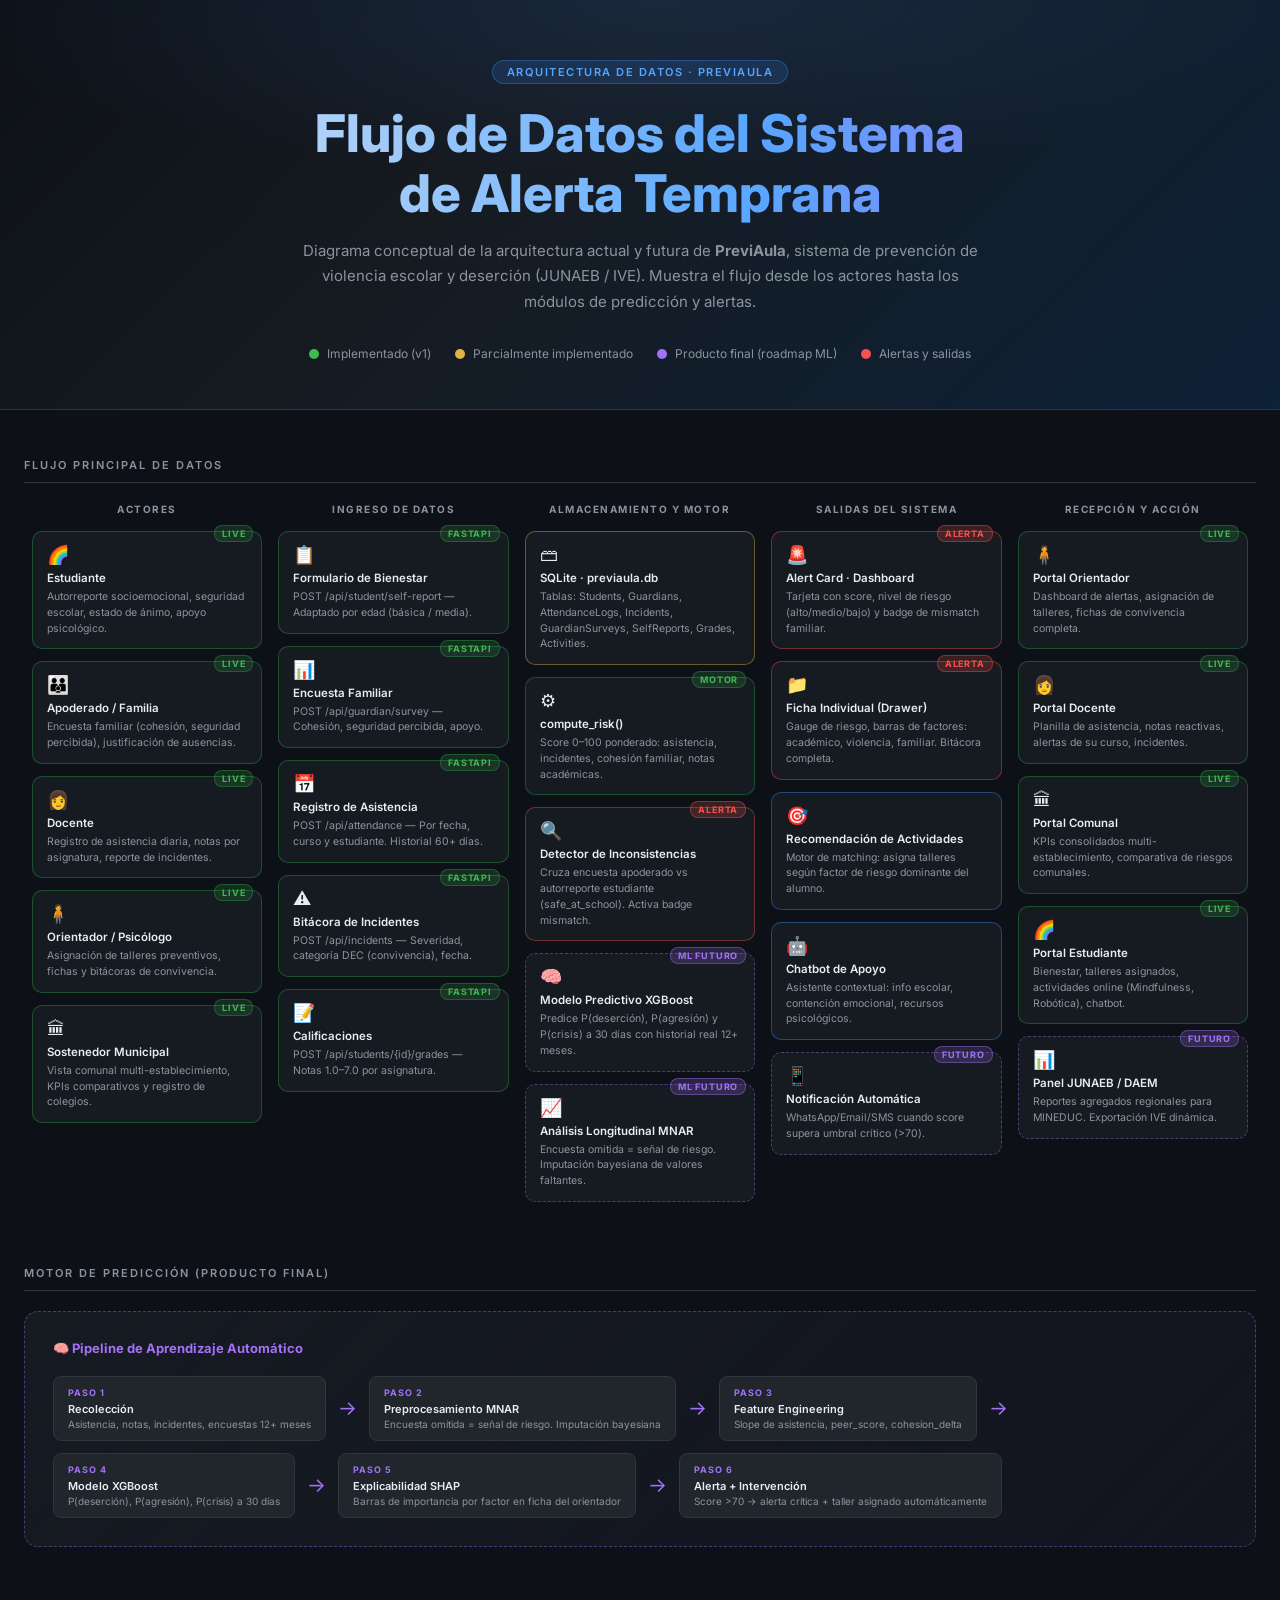
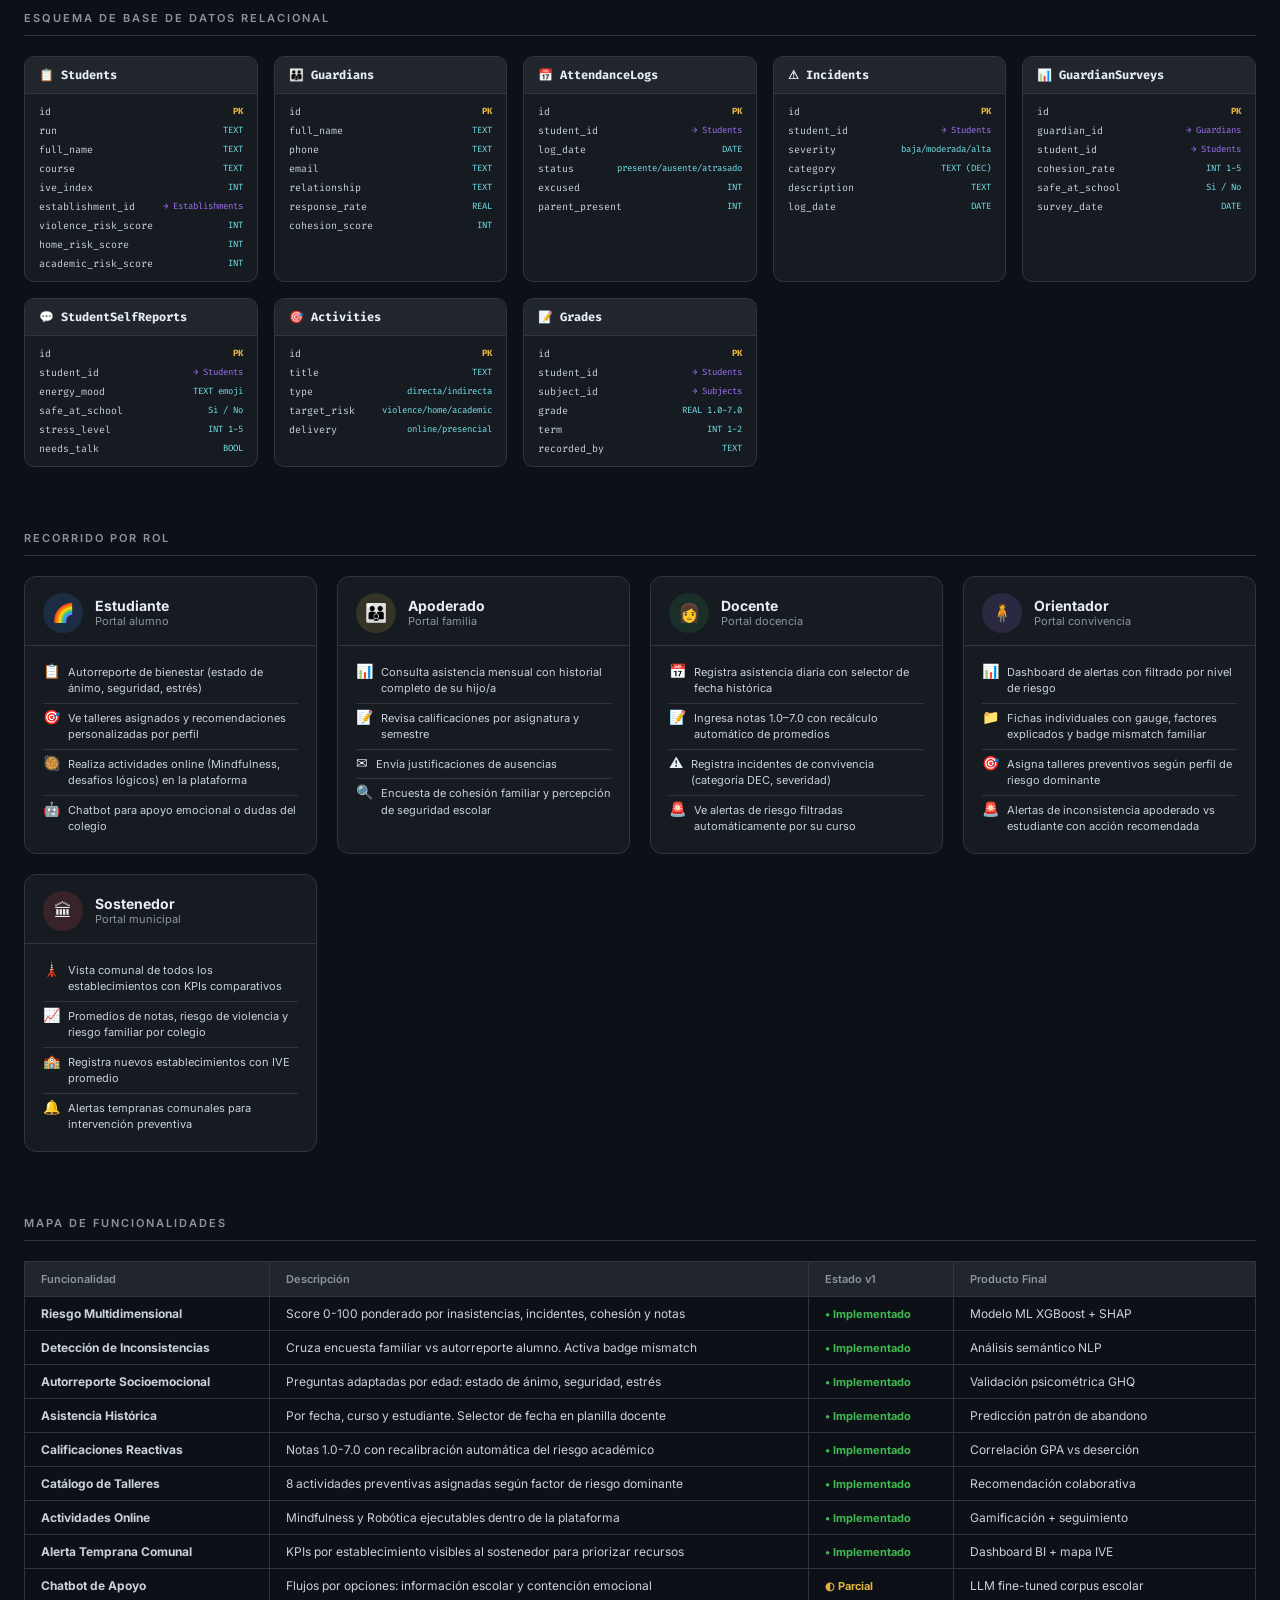
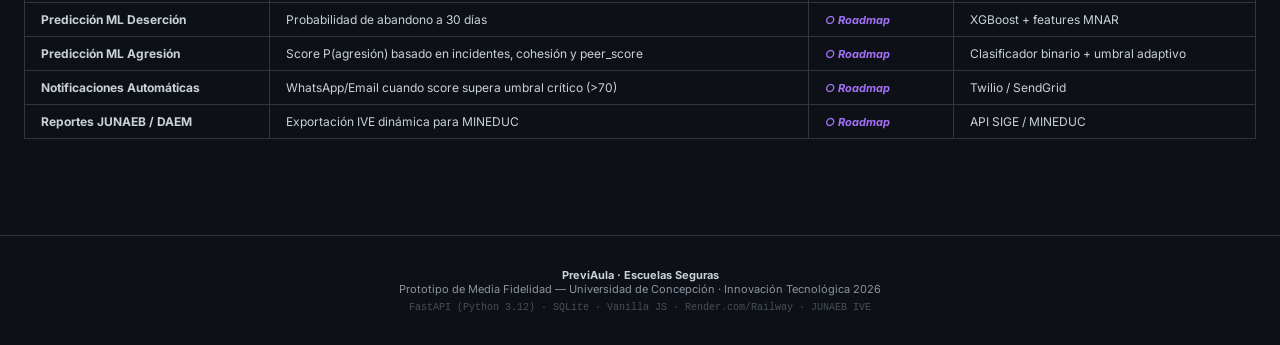
<file: docs/arquitectura_flujo_datos.html>
<!DOCTYPE html>
<html lang="es">
<head>
<meta charset="UTF-8"/>
<meta name="viewport" content="width=device-width,initial-scale=1.0"/>
<title>PreviAula &ndash; Arquitectura y Flujo de Datos</title>
<style>
@import url('https://fonts.googleapis.com/css2?family=Inter:wght@300;400;500;600;700;800&family=Fira+Code:wght@400;500&display=swap');
:root {
  --bg:#0d1117;--bg2:#161b22;--bg3:#21262d;--border:#30363d;--border2:#484f58;
  --text:#e6edf3;--text-muted:#8b949e;--text-soft:#c9d1d9;
  --primary-h:#3fb950;--accent:#388bfd;--accent-h:#58a6ff;
  --purple:#a371f7;--orange:#e3b341;--red:#f85149;--cyan:#76e3ea;
  --shadow:0 8px 32px rgba(0,0,0,.5);
}
*,*::before,*::after{box-sizing:border-box;margin:0;padding:0;}
body{font-family:'Inter',sans-serif;background:var(--bg);color:var(--text);min-height:100vh;overflow-x:hidden;}
.hero{background:linear-gradient(135deg,#0d1117 0%,#161b22 40%,#0d2137 100%);border-bottom:1px solid var(--border);padding:60px 40px 48px;text-align:center;position:relative;overflow:hidden;}
.hero::before{content:'';position:absolute;inset:0;background:radial-gradient(ellipse 80% 60% at 50% 0%,rgba(56,139,253,.12) 0%,transparent 70%);}
.hero-badge{display:inline-block;background:rgba(56,139,253,.15);border:1px solid rgba(56,139,253,.35);color:var(--accent-h);font-size:11px;font-weight:600;letter-spacing:1.5px;text-transform:uppercase;padding:4px 14px;border-radius:20px;margin-bottom:20px;}
.hero h1{font-size:clamp(28px,5vw,52px);font-weight:800;background:linear-gradient(90deg,#e6edf3 0%,#58a6ff 60%,#a371f7 100%);-webkit-background-clip:text;-webkit-text-fill-color:transparent;line-height:1.15;}
.hero p{color:var(--text-muted);font-size:15px;margin-top:14px;max-width:680px;margin-left:auto;margin-right:auto;line-height:1.7;}
.legend{display:flex;justify-content:center;gap:24px;margin-top:32px;flex-wrap:wrap;}
.legend-item{display:flex;align-items:center;gap:8px;font-size:12px;color:var(--text-muted);}
.legend-dot{width:10px;height:10px;border-radius:50%;flex-shrink:0;}
.page{max-width:1280px;margin:0 auto;padding:48px 24px;}
h2.st{font-size:11px;font-weight:600;letter-spacing:2px;text-transform:uppercase;color:var(--text-muted);margin-bottom:20px;padding-bottom:10px;border-bottom:1px solid var(--border);}
.flow{display:grid;grid-template-columns:1fr 1fr 1fr 1fr 1fr;gap:0;align-items:start;margin-bottom:64px;}
.fc{display:flex;flex-direction:column;align-items:center;gap:12px;padding:0 8px;}
.fct{font-size:10px;font-weight:700;letter-spacing:1.5px;text-transform:uppercase;color:var(--text-muted);text-align:center;margin-bottom:4px;}
.n{width:100%;background:var(--bg2);border:1px solid var(--border);border-radius:10px;padding:12px 14px;transition:border-color .2s,transform .2s,box-shadow .2s;position:relative;}
.n:hover{transform:translateY(-2px);box-shadow:var(--shadow);}
.n.a{border-color:rgba(46,160,67,.4);}.n.f{border-color:rgba(163,113,247,.4);border-style:dashed;}
.n.al{border-color:rgba(248,81,73,.4);}.n.ou{border-color:rgba(56,139,253,.4);}
.ni{font-size:18px;margin-bottom:6px;display:block;}.nt{font-size:11.5px;font-weight:600;color:var(--text);margin-bottom:4px;}.nd{font-size:10.5px;color:var(--text-muted);line-height:1.5;}
.nb{position:absolute;top:-7px;right:8px;font-size:9px;font-weight:700;letter-spacing:.8px;text-transform:uppercase;padding:2px 7px;border-radius:8px;}
.bl{background:rgba(46,160,67,.2);color:var(--primary-h);border:1px solid rgba(46,160,67,.4);}
.bf{background:rgba(163,113,247,.2);color:var(--purple);border:1px solid rgba(163,113,247,.4);}
.ba{background:rgba(248,81,73,.2);color:var(--red);border:1px solid rgba(248,81,73,.4);}
.pip{background:linear-gradient(135deg,var(--bg2) 0%,rgba(163,113,247,.04) 100%);border:1px dashed rgba(163,113,247,.4);border-radius:14px;padding:28px;margin-bottom:64px;}
.pip h3{font-size:13px;font-weight:700;color:var(--purple);margin-bottom:20px;}
.ps{display:flex;gap:12px;align-items:center;flex-wrap:wrap;}
.pst{background:var(--bg3);border:1px solid var(--border);border-radius:8px;padding:10px 14px;min-width:130px;}
.psl{font-size:9px;font-weight:700;letter-spacing:1px;text-transform:uppercase;color:var(--purple);margin-bottom:4px;}
.psti{font-weight:600;color:var(--text);font-size:11px;}.pss{color:var(--text-muted);font-size:10px;margin-top:2px;}
.psa{font-size:20px;color:var(--purple);flex-shrink:0;}
.sg{display:grid;grid-template-columns:repeat(auto-fill,minmax(200px,1fr));gap:16px;margin-bottom:64px;}
.tc{background:var(--bg2);border:1px solid var(--border);border-radius:10px;overflow:hidden;transition:border-color .2s;}.tc:hover{border-color:var(--accent);}
.th{background:var(--bg3);padding:10px 14px;font-size:12px;font-weight:700;color:var(--text);font-family:'Fira Code',monospace;border-bottom:1px solid var(--border);}
.tr2{padding:8px 0;}.tro{display:flex;align-items:center;gap:8px;padding:3px 14px;font-family:'Fira Code',monospace;font-size:10px;}
.cn{color:var(--text-soft);flex:1;}.ct{color:var(--cyan);font-size:9px;}.cpk{color:var(--orange);font-weight:700;font-size:9px;}.cfk{color:var(--purple);font-size:9px;}
.rg{display:grid;grid-template-columns:repeat(auto-fill,minmax(240px,1fr));gap:20px;margin-bottom:64px;}
.rc{background:var(--bg2);border:1px solid var(--border);border-radius:12px;overflow:hidden;transition:border-color .2s,transform .2s;}.rc:hover{transform:translateY(-3px);border-color:var(--border2);}
.rh{padding:16px 18px 12px;display:flex;align-items:center;gap:12px;border-bottom:1px solid var(--border);}
.ra{width:40px;height:40px;border-radius:50%;display:flex;align-items:center;justify-content:center;font-size:18px;flex-shrink:0;}
.rn{font-size:14px;font-weight:700;}.rs{font-size:11px;color:var(--text-muted);}
.rb{padding:12px 18px;}.rac{display:flex;align-items:flex-start;gap:8px;padding:6px 0;border-bottom:1px solid var(--border);font-size:11px;}.rac:last-child{border-bottom:none;}
.rac .dot{font-size:14px;line-height:1;flex-shrink:0;}.rac .txt{color:var(--text-soft);line-height:1.5;}
table.ft{width:100%;border-collapse:collapse;font-size:12px;margin-bottom:48px;}
.ft th{background:var(--bg3);border:1px solid var(--border);padding:10px 16px;text-align:left;font-size:11px;font-weight:600;color:var(--text-muted);}
.ft td{border:1px solid var(--border);padding:9px 16px;color:var(--text-soft);vertical-align:top;}.ft tr:hover td{background:var(--bg2);}
.sl{color:var(--primary-h);font-weight:700;font-size:11px;}.sfut{color:var(--purple);font-weight:700;font-size:11px;font-style:italic;}.sp{color:var(--orange);font-weight:700;font-size:11px;}
.footer{border-top:1px solid var(--border);padding:32px;text-align:center;color:var(--text-muted);font-size:11px;}
@media(max-width:900px){.flow{grid-template-columns:1fr 1fr;}}@media(max-width:600px){.flow{grid-template-columns:1fr;}}
</style>
</head>
<body>
<div class="hero">
  <div class="hero-badge">Arquitectura de Datos &middot; PreviAula</div>
  <h1>Flujo de Datos del Sistema<br>de Alerta Temprana</h1>
  <p>Diagrama conceptual de la arquitectura actual y futura de <strong>PreviAula</strong>, sistema de prevenci&oacute;n de violencia escolar y deserci&oacute;n (JUNAEB&nbsp;/&nbsp;IVE). Muestra el flujo desde los actores hasta los m&oacute;dulos de predicci&oacute;n y alertas.</p>
  <div class="legend">
    <span class="legend-item"><span class="legend-dot" style="background:#3fb950"></span> Implementado (v1)</span>
    <span class="legend-item"><span class="legend-dot" style="background:#e3b341"></span> Parcialmente implementado</span>
    <span class="legend-item"><span class="legend-dot" style="background:#a371f7"></span> Producto final (roadmap ML)</span>
    <span class="legend-item"><span class="legend-dot" style="background:#f85149"></span> Alertas y salidas</span>
  </div>
</div>
<div class="page">
<h2 class="st">Flujo Principal de Datos</h2>
<div class="flow">
  <div class="fc"><div class="fct">Actores</div><div class="n a" ><span class="nb bl">Live</span><span class="ni">&#127752;</span><div class="nt">Estudiante</div><div class="nd">Autorreporte socioemocional, seguridad escolar, estado de &aacute;nimo, apoyo psicol&oacute;gico.</div></div><div class="n a" ><span class="nb bl">Live</span><span class="ni">&#128106;</span><div class="nt">Apoderado / Familia</div><div class="nd">Encuesta familiar (cohesi&oacute;n, seguridad percibida), justificaci&oacute;n de ausencias.</div></div><div class="n a" ><span class="nb bl">Live</span><span class="ni">&#128105;</span><div class="nt">Docente</div><div class="nd">Registro de asistencia diaria, notas por asignatura, reporte de incidentes.</div></div><div class="n a" ><span class="nb bl">Live</span><span class="ni">&#129485;</span><div class="nt">Orientador / Psic&oacute;logo</div><div class="nd">Asignaci&oacute;n de talleres preventivos, fichas y bit&aacute;coras de convivencia.</div></div><div class="n a" ><span class="nb bl">Live</span><span class="ni">&#127963;</span><div class="nt">Sostenedor Municipal</div><div class="nd">Vista comunal multi-establecimiento, KPIs comparativos y registro de colegios.</div></div></div>
  <div class="fc"><div class="fct">Ingreso de Datos</div><div class="n a" ><span class="nb bl">FastAPI</span><span class="ni">&#128203;</span><div class="nt">Formulario de Bienestar</div><div class="nd">POST /api/student/self-report &mdash; Adaptado por edad (b&aacute;sica / media).</div></div><div class="n a" ><span class="nb bl">FastAPI</span><span class="ni">&#128202;</span><div class="nt">Encuesta Familiar</div><div class="nd">POST /api/guardian/survey &mdash; Cohesi&oacute;n, seguridad percibida, apoyo.</div></div><div class="n a" ><span class="nb bl">FastAPI</span><span class="ni">&#128197;</span><div class="nt">Registro de Asistencia</div><div class="nd">POST /api/attendance &mdash; Por fecha, curso y estudiante. Historial 60+ d&iacute;as.</div></div><div class="n a" ><span class="nb bl">FastAPI</span><span class="ni">&#9888;</span><div class="nt">Bit&aacute;cora de Incidentes</div><div class="nd">POST /api/incidents &mdash; Severidad, categor&iacute;a DEC (convivencia), fecha.</div></div><div class="n a" ><span class="nb bl">FastAPI</span><span class="ni">&#128221;</span><div class="nt">Calificaciones</div><div class="nd">POST /api/students/{id}/grades &mdash; Notas 1.0&ndash;7.0 por asignatura.</div></div></div>
  <div class="fc"><div class="fct">Almacenamiento y Motor</div><div class="n a" style="border-color:rgba(227,179,65,.4)"><span class="ni">&#128451;</span><div class="nt">SQLite &middot; previaula.db</div><div class="nd">Tablas: Students, Guardians, AttendanceLogs, Incidents, GuardianSurveys, SelfReports, Grades, Activities.</div></div><div class="n a" ><span class="nb bl">Motor</span><span class="ni">&#9881;</span><div class="nt">compute_risk()</div><div class="nd">Score 0&ndash;100 ponderado: asistencia, incidentes, cohesi&oacute;n familiar, notas acad&eacute;micas.</div></div><div class="n al" ><span class="nb ba">Alerta</span><span class="ni">&#128269;</span><div class="nt">Detector de Inconsistencias</div><div class="nd">Cruza encuesta apoderado vs autorreporte estudiante (safe_at_school). Activa badge mismatch.</div></div><div class="n f" ><span class="nb bf">ML futuro</span><span class="ni">&#129504;</span><div class="nt">Modelo Predictivo XGBoost</div><div class="nd">Predice P(deserci&oacute;n), P(agresi&oacute;n) y P(crisis) a 30 d&iacute;as con historial real 12+ meses.</div></div><div class="n f" ><span class="nb bf">ML futuro</span><span class="ni">&#128200;</span><div class="nt">An&aacute;lisis Longitudinal MNAR</div><div class="nd">Encuesta omitida = se&ntilde;al de riesgo. Imputaci&oacute;n bayesiana de valores faltantes.</div></div></div>
  <div class="fc"><div class="fct">Salidas del Sistema</div><div class="n al" ><span class="nb ba">Alerta</span><span class="ni">&#128680;</span><div class="nt">Alert Card &middot; Dashboard</div><div class="nd">Tarjeta con score, nivel de riesgo (alto/medio/bajo) y badge de mismatch familiar.</div></div><div class="n al" ><span class="nb ba">Alerta</span><span class="ni">&#128193;</span><div class="nt">Ficha Individual (Drawer)</div><div class="nd">Gauge de riesgo, barras de factores: acad&eacute;mico, violencia, familiar. Bit&aacute;cora completa.</div></div><div class="n ou" ><span class="ni">&#127919;</span><div class="nt">Recomendaci&oacute;n de Actividades</div><div class="nd">Motor de matching: asigna talleres seg&uacute;n factor de riesgo dominante del alumno.</div></div><div class="n ou" ><span class="ni">&#129302;</span><div class="nt">Chatbot de Apoyo</div><div class="nd">Asistente contextual: info escolar, contenci&oacute;n emocional, recursos psicol&oacute;gicos.</div></div><div class="n f" ><span class="nb bf">Futuro</span><span class="ni">&#128241;</span><div class="nt">Notificaci&oacute;n Autom&aacute;tica</div><div class="nd">WhatsApp/Email/SMS cuando score supera umbral cr&iacute;tico (&gt;70).</div></div></div>
  <div class="fc"><div class="fct">Recepci&oacute;n y Acci&oacute;n</div><div class="n a" ><span class="nb bl">Live</span><span class="ni">&#129485;</span><div class="nt">Portal Orientador</div><div class="nd">Dashboard de alertas, asignaci&oacute;n de talleres, fichas de convivencia completa.</div></div><div class="n a" ><span class="nb bl">Live</span><span class="ni">&#128105;</span><div class="nt">Portal Docente</div><div class="nd">Planilla de asistencia, notas reactivas, alertas de su curso, incidentes.</div></div><div class="n a" ><span class="nb bl">Live</span><span class="ni">&#127963;</span><div class="nt">Portal Comunal</div><div class="nd">KPIs consolidados multi-establecimiento, comparativa de riesgos comunales.</div></div><div class="n a" ><span class="nb bl">Live</span><span class="ni">&#127752;</span><div class="nt">Portal Estudiante</div><div class="nd">Bienestar, talleres asignados, actividades online (Mindfulness, Rob&oacute;tica), chatbot.</div></div><div class="n f" ><span class="nb bf">Futuro</span><span class="ni">&#128202;</span><div class="nt">Panel JUNAEB / DAEM</div><div class="nd">Reportes agregados regionales para MINEDUC. Exportaci&oacute;n IVE din&aacute;mica.</div></div></div>
</div>

<h2 class="st">Motor de Predicci&oacute;n (Producto Final)</h2>
<div class="pip">
  <h3>&#129504; Pipeline de Aprendizaje Autom&aacute;tico</h3>
  <div class="ps">
    <div class="pst"><div class="psl">Paso 1</div><div class="psti">Recolecci&oacute;n</div><div class="pss">Asistencia, notas, incidentes, encuestas 12+ meses</div></div>
    <span class="psa">&rarr;</span>
    <div class="pst"><div class="psl">Paso 2</div><div class="psti">Preprocesamiento MNAR</div><div class="pss">Encuesta omitida = se&ntilde;al de riesgo. Imputaci&oacute;n bayesiana</div></div>
    <span class="psa">&rarr;</span>
    <div class="pst"><div class="psl">Paso 3</div><div class="psti">Feature Engineering</div><div class="pss">Slope de asistencia, peer_score, cohesion_delta</div></div>
    <span class="psa">&rarr;</span>
    <div class="pst"><div class="psl">Paso 4</div><div class="psti">Modelo XGBoost</div><div class="pss">P(deserci&oacute;n), P(agresi&oacute;n), P(crisis) a 30 d&iacute;as</div></div>
    <span class="psa">&rarr;</span>
    <div class="pst"><div class="psl">Paso 5</div><div class="psti">Explicabilidad SHAP</div><div class="pss">Barras de importancia por factor en ficha del orientador</div></div>
    <span class="psa">&rarr;</span>
    <div class="pst"><div class="psl">Paso 6</div><div class="psti">Alerta + Intervenci&oacute;n</div><div class="pss">Score &gt;70 &rarr; alerta cr&iacute;tica + taller asignado autom&aacute;ticamente</div></div>
  </div>
</div>

<h2 class="st">Esquema de Base de Datos Relacional</h2>
<div class="sg">
  <div class="tc"><div class="th">&#128203; Students</div><div class="tr2"><div class="tro "><span class="cn">id</span><span class="cpk">PK</span></div><div class="tro "><span class="cn">run</span><span class="ct">TEXT</span></div><div class="tro "><span class="cn">full_name</span><span class="ct">TEXT</span></div><div class="tro "><span class="cn">course</span><span class="ct">TEXT</span></div><div class="tro "><span class="cn">ive_index</span><span class="ct">INT</span></div><div class="tro "><span class="cn">establishment_id</span><span class="cfk">&rarr; Establishments</span></div><div class="tro "><span class="cn">violence_risk_score</span><span class="ct">INT</span></div><div class="tro "><span class="cn">home_risk_score</span><span class="ct">INT</span></div><div class="tro "><span class="cn">academic_risk_score</span><span class="ct">INT</span></div></div></div>
  <div class="tc"><div class="th">&#128106; Guardians</div><div class="tr2"><div class="tro "><span class="cn">id</span><span class="cpk">PK</span></div><div class="tro "><span class="cn">full_name</span><span class="ct">TEXT</span></div><div class="tro "><span class="cn">phone</span><span class="ct">TEXT</span></div><div class="tro "><span class="cn">email</span><span class="ct">TEXT</span></div><div class="tro "><span class="cn">relationship</span><span class="ct">TEXT</span></div><div class="tro "><span class="cn">response_rate</span><span class="ct">REAL</span></div><div class="tro "><span class="cn">cohesion_score</span><span class="ct">INT</span></div></div></div>
  <div class="tc"><div class="th">&#128197; AttendanceLogs</div><div class="tr2"><div class="tro "><span class="cn">id</span><span class="cpk">PK</span></div><div class="tro "><span class="cn">student_id</span><span class="cfk">&rarr; Students</span></div><div class="tro "><span class="cn">log_date</span><span class="ct">DATE</span></div><div class="tro "><span class="cn">status</span><span class="ct">presente/ausente/atrasado</span></div><div class="tro "><span class="cn">excused</span><span class="ct">INT</span></div><div class="tro "><span class="cn">parent_present</span><span class="ct">INT</span></div></div></div>
  <div class="tc"><div class="th">&#9888; Incidents</div><div class="tr2"><div class="tro "><span class="cn">id</span><span class="cpk">PK</span></div><div class="tro "><span class="cn">student_id</span><span class="cfk">&rarr; Students</span></div><div class="tro "><span class="cn">severity</span><span class="ct">baja/moderada/alta</span></div><div class="tro "><span class="cn">category</span><span class="ct">TEXT (DEC)</span></div><div class="tro "><span class="cn">description</span><span class="ct">TEXT</span></div><div class="tro "><span class="cn">log_date</span><span class="ct">DATE</span></div></div></div>
  <div class="tc"><div class="th">&#128202; GuardianSurveys</div><div class="tr2"><div class="tro "><span class="cn">id</span><span class="cpk">PK</span></div><div class="tro "><span class="cn">guardian_id</span><span class="cfk">&rarr; Guardians</span></div><div class="tro "><span class="cn">student_id</span><span class="cfk">&rarr; Students</span></div><div class="tro "><span class="cn">cohesion_rate</span><span class="ct">INT 1-5</span></div><div class="tro" style="color:#f85149"><span class="cn">safe_at_school</span><span class="ct">Si / No</span></div><div class="tro "><span class="cn">survey_date</span><span class="ct">DATE</span></div></div></div>
  <div class="tc"><div class="th">&#128172; StudentSelfReports</div><div class="tr2"><div class="tro "><span class="cn">id</span><span class="cpk">PK</span></div><div class="tro "><span class="cn">student_id</span><span class="cfk">&rarr; Students</span></div><div class="tro "><span class="cn">energy_mood</span><span class="ct">TEXT emoji</span></div><div class="tro" style="color:#f85149"><span class="cn">safe_at_school</span><span class="ct">Si / No</span></div><div class="tro "><span class="cn">stress_level</span><span class="ct">INT 1-5</span></div><div class="tro "><span class="cn">needs_talk</span><span class="ct">BOOL</span></div></div></div>
  <div class="tc"><div class="th">&#127919; Activities</div><div class="tr2"><div class="tro "><span class="cn">id</span><span class="cpk">PK</span></div><div class="tro "><span class="cn">title</span><span class="ct">TEXT</span></div><div class="tro "><span class="cn">type</span><span class="ct">directa/indirecta</span></div><div class="tro "><span class="cn">target_risk</span><span class="ct">violence/home/academic</span></div><div class="tro "><span class="cn">delivery</span><span class="ct">online/presencial</span></div></div></div>
  <div class="tc"><div class="th">&#128221; Grades</div><div class="tr2"><div class="tro "><span class="cn">id</span><span class="cpk">PK</span></div><div class="tro "><span class="cn">student_id</span><span class="cfk">&rarr; Students</span></div><div class="tro "><span class="cn">subject_id</span><span class="cfk">&rarr; Subjects</span></div><div class="tro "><span class="cn">grade</span><span class="ct">REAL 1.0-7.0</span></div><div class="tro "><span class="cn">term</span><span class="ct">INT 1-2</span></div><div class="tro "><span class="cn">recorded_by</span><span class="ct">TEXT</span></div></div></div>
</div>

<h2 class="st">Recorrido por Rol</h2>
<div class="rg">
  <div class="rc"><div class="rh"><div class="ra" style="background:rgba(56,139,253,.15)">&#127752;</div><div><div class="rn">Estudiante</div><div class="rs">Portal alumno</div></div></div><div class="rb"><div class="rac"><span class="dot">&#128203;</span><span class="txt">Autorreporte de bienestar (estado de &aacute;nimo, seguridad, estr&eacute;s)</span></div><div class="rac"><span class="dot">&#127919;</span><span class="txt">Ve talleres asignados y recomendaciones personalizadas por perfil</span></div><div class="rac"><span class="dot">&#129368;</span><span class="txt">Realiza actividades online (Mindfulness, desaf&iacute;os l&oacute;gicos) en la plataforma</span></div><div class="rac"><span class="dot">&#129302;</span><span class="txt">Chatbot para apoyo emocional o dudas del colegio</span></div></div></div>
  <div class="rc"><div class="rh"><div class="ra" style="background:rgba(227,179,65,.15)">&#128106;</div><div><div class="rn">Apoderado</div><div class="rs">Portal familia</div></div></div><div class="rb"><div class="rac"><span class="dot">&#128202;</span><span class="txt">Consulta asistencia mensual con historial completo de su hijo/a</span></div><div class="rac"><span class="dot">&#128221;</span><span class="txt">Revisa calificaciones por asignatura y semestre</span></div><div class="rac"><span class="dot">&#9993;</span><span class="txt">Env&iacute;a justificaciones de ausencias</span></div><div class="rac"><span class="dot">&#128269;</span><span class="txt">Encuesta de cohesi&oacute;n familiar y percepci&oacute;n de seguridad escolar</span></div></div></div>
  <div class="rc"><div class="rh"><div class="ra" style="background:rgba(46,160,67,.15)">&#128105;</div><div><div class="rn">Docente</div><div class="rs">Portal docencia</div></div></div><div class="rb"><div class="rac"><span class="dot">&#128197;</span><span class="txt">Registra asistencia diaria con selector de fecha hist&oacute;rica</span></div><div class="rac"><span class="dot">&#128221;</span><span class="txt">Ingresa notas 1.0&ndash;7.0 con rec&aacute;lculo autom&aacute;tico de promedios</span></div><div class="rac"><span class="dot">&#9888;</span><span class="txt">Registra incidentes de convivencia (categor&iacute;a DEC, severidad)</span></div><div class="rac"><span class="dot">&#128680;</span><span class="txt">Ve alertas de riesgo filtradas autom&aacute;ticamente por su curso</span></div></div></div>
  <div class="rc"><div class="rh"><div class="ra" style="background:rgba(163,113,247,.15)">&#129485;</div><div><div class="rn">Orientador</div><div class="rs">Portal convivencia</div></div></div><div class="rb"><div class="rac"><span class="dot">&#128202;</span><span class="txt">Dashboard de alertas con filtrado por nivel de riesgo</span></div><div class="rac"><span class="dot">&#128193;</span><span class="txt">Fichas individuales con gauge, factores explicados y badge mismatch familiar</span></div><div class="rac"><span class="dot">&#127919;</span><span class="txt">Asigna talleres preventivos seg&uacute;n perfil de riesgo dominante</span></div><div class="rac"><span class="dot">&#128680;</span><span class="txt">Alertas de inconsistencia apoderado vs estudiante con acci&oacute;n recomendada</span></div></div></div>
  <div class="rc"><div class="rh"><div class="ra" style="background:rgba(248,81,73,.15)">&#127963;</div><div><div class="rn">Sostenedor</div><div class="rs">Portal municipal</div></div></div><div class="rb"><div class="rac"><span class="dot">&#128508;</span><span class="txt">Vista comunal de todos los establecimientos con KPIs comparativos</span></div><div class="rac"><span class="dot">&#128200;</span><span class="txt">Promedios de notas, riesgo de violencia y riesgo familiar por colegio</span></div><div class="rac"><span class="dot">&#127979;</span><span class="txt">Registra nuevos establecimientos con IVE promedio</span></div><div class="rac"><span class="dot">&#128276;</span><span class="txt">Alertas tempranas comunales para intervenci&oacute;n preventiva</span></div></div></div>
</div>

<h2 class="st">Mapa de Funcionalidades</h2>
<table class="ft">
  <thead><tr><th>Funcionalidad</th><th>Descripci&oacute;n</th><th>Estado v1</th><th>Producto Final</th></tr></thead>
  <tbody>
    <tr><td><strong>Riesgo Multidimensional</strong></td><td>Score 0-100 ponderado por inasistencias, incidentes, cohesi&oacute;n y notas</td><td><span class="sl">&bull; Implementado</span></td><td>Modelo ML XGBoost + SHAP</td></tr>
    <tr><td><strong>Detecci&oacute;n de Inconsistencias</strong></td><td>Cruza encuesta familiar vs autorreporte alumno. Activa badge mismatch</td><td><span class="sl">&bull; Implementado</span></td><td>An&aacute;lisis sem&aacute;ntico NLP</td></tr>
    <tr><td><strong>Autorreporte Socioemocional</strong></td><td>Preguntas adaptadas por edad: estado de &aacute;nimo, seguridad, estr&eacute;s</td><td><span class="sl">&bull; Implementado</span></td><td>Validaci&oacute;n psicom&eacute;trica GHQ</td></tr>
    <tr><td><strong>Asistencia Hist&oacute;rica</strong></td><td>Por fecha, curso y estudiante. Selector de fecha en planilla docente</td><td><span class="sl">&bull; Implementado</span></td><td>Predicci&oacute;n patr&oacute;n de abandono</td></tr>
    <tr><td><strong>Calificaciones Reactivas</strong></td><td>Notas 1.0-7.0 con recalibraci&oacute;n autom&aacute;tica del riesgo acad&eacute;mico</td><td><span class="sl">&bull; Implementado</span></td><td>Correlaci&oacute;n GPA vs deserci&oacute;n</td></tr>
    <tr><td><strong>Cat&aacute;logo de Talleres</strong></td><td>8 actividades preventivas asignadas seg&uacute;n factor de riesgo dominante</td><td><span class="sl">&bull; Implementado</span></td><td>Recomendaci&oacute;n colaborativa</td></tr>
    <tr><td><strong>Actividades Online</strong></td><td>Mindfulness y Rob&oacute;tica ejecutables dentro de la plataforma</td><td><span class="sl">&bull; Implementado</span></td><td>Gamificaci&oacute;n + seguimiento</td></tr>
    <tr><td><strong>Alerta Temprana Comunal</strong></td><td>KPIs por establecimiento visibles al sostenedor para priorizar recursos</td><td><span class="sl">&bull; Implementado</span></td><td>Dashboard BI + mapa IVE</td></tr>
    <tr><td><strong>Chatbot de Apoyo</strong></td><td>Flujos por opciones: informaci&oacute;n escolar y contenci&oacute;n emocional</td><td><span class="sp">&#9680; Parcial</span></td><td>LLM fine-tuned corpus escolar</td></tr>
    <tr><td><strong>Predicci&oacute;n ML Deserci&oacute;n</strong></td><td>Probabilidad de abandono a 30 d&iacute;as</td><td><span class="sfut">&#9675; Roadmap</span></td><td>XGBoost + features MNAR</td></tr>
    <tr><td><strong>Predicci&oacute;n ML Agresi&oacute;n</strong></td><td>Score P(agresi&oacute;n) basado en incidentes, cohesi&oacute;n y peer_score</td><td><span class="sfut">&#9675; Roadmap</span></td><td>Clasificador binario + umbral adaptivo</td></tr>
    <tr><td><strong>Notificaciones Autom&aacute;ticas</strong></td><td>WhatsApp/Email cuando score supera umbral cr&iacute;tico (&gt;70)</td><td><span class="sfut">&#9675; Roadmap</span></td><td>Twilio / SendGrid</td></tr>
    <tr><td><strong>Reportes JUNAEB / DAEM</strong></td><td>Exportaci&oacute;n IVE din&aacute;mica para MINEDUC</td><td><span class="sfut">&#9675; Roadmap</span></td><td>API SIGE / MINEDUC</td></tr>
  </tbody>
</table>
</div>
<div class="footer">
  <strong style="color:#c9d1d9">PreviAula &middot; Escuelas Seguras</strong><br>
  Prototipo de Media Fidelidad &mdash; Universidad de Concepci&oacute;n &middot; Innovaci&oacute;n Tecnol&oacute;gica 2026<br>
  <span style="font-family:monospace;font-size:10px;color:#484f58;display:block;margin-top:6px">FastAPI (Python 3.12) &middot; SQLite &middot; Vanilla JS &middot; Render.com/Railway &middot; JUNAEB IVE</span>
</div>
</body>
</html>
</file>
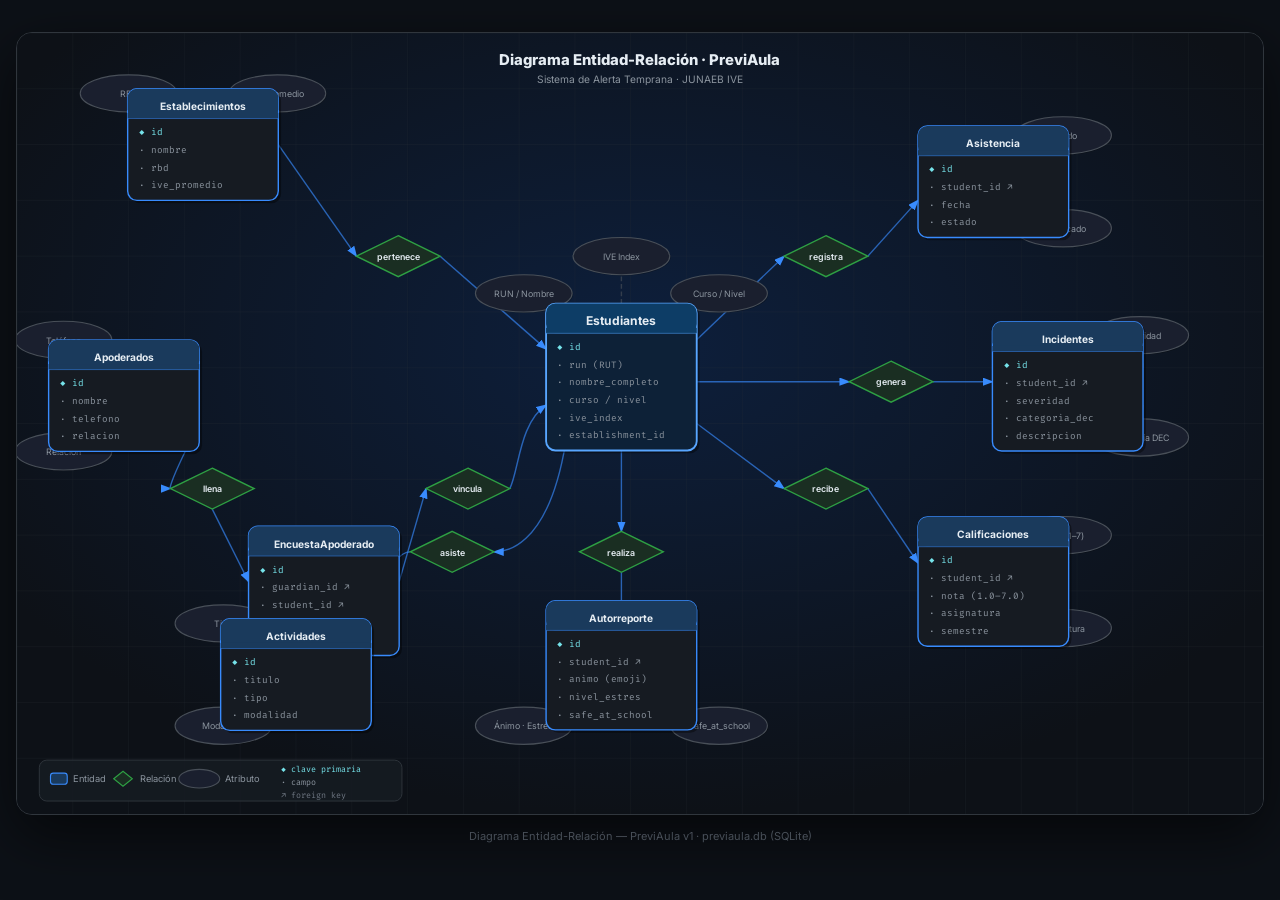
<file: docs/diagrama_er.html>
<!DOCTYPE html>
<html lang="es">
<head>
<meta charset="UTF-8"/>
<meta name="viewport" content="width=device-width,initial-scale=1.0"/>
<title>PreviAula &ndash; Diagrama ER</title>
<link rel="preconnect" href="https://fonts.googleapis.com"/>
<link href="https://fonts.googleapis.com/css2?family=Inter:wght@400;700;800&family=Fira+Code&display=swap" rel="stylesheet"/>
<style>
  *{box-sizing:border-box;margin:0;padding:0;}
  body{background:#0d1117;display:flex;flex-direction:column;align-items:center;min-height:100vh;padding:32px 16px;font-family:Inter,sans-serif;}
  h1{color:#e6edf3;font-size:22px;margin-bottom:6px;}
  p{color:#8b949e;font-size:13px;margin-bottom:24px;text-align:center;}
  .wrap{background:#0d1117;border:1px solid #30363d;border-radius:16px;overflow:hidden;box-shadow:0 20px 60px rgba(0,0,0,.6);max-width:100%;}
  svg{display:block;max-width:100%;height:auto;}
  .tip{color:#484f58;font-size:11px;margin-top:14px;}
</style>
</head>
<body>
<div class="wrap"><svg xmlns="http://www.w3.org/2000/svg" width="1340" height="840" viewBox="0 0 1340 840">
  <defs>
  <marker id="arr-blue"  markerWidth="8" markerHeight="8" refX="7" refY="3" orient="auto" markerUnits="strokeWidth"><path d="M0,0 L0,6 L8,3 z" fill="#388bfd"/></marker>
  <marker id="arr-green" markerWidth="8" markerHeight="8" refX="7" refY="3" orient="auto" markerUnits="strokeWidth"><path d="M0,0 L0,6 L8,3 z" fill="#2ea043"/></marker>
  <marker id="arr-gray"  markerWidth="8" markerHeight="8" refX="7" refY="3" orient="auto" markerUnits="strokeWidth"><path d="M0,0 L0,6 L8,3 z" fill="#484f58"/></marker>
  <radialGradient id="bgGrad" cx="50%" cy="40%" r="60%">
    <stop offset="0%" stop-color="#0d1f3c"/>
    <stop offset="100%" stop-color="#0d1117"/>
  </radialGradient>
</defs>
  <rect width="1340" height="840" fill="url(#bgGrad)"/>
  <line x1="0" y1="0" x2="0" y2="840" stroke="rgba(48,54,61,.2)" stroke-width="1"/><line x1="60" y1="0" x2="60" y2="840" stroke="rgba(48,54,61,.2)" stroke-width="1"/><line x1="120" y1="0" x2="120" y2="840" stroke="rgba(48,54,61,.2)" stroke-width="1"/><line x1="180" y1="0" x2="180" y2="840" stroke="rgba(48,54,61,.2)" stroke-width="1"/><line x1="240" y1="0" x2="240" y2="840" stroke="rgba(48,54,61,.2)" stroke-width="1"/><line x1="300" y1="0" x2="300" y2="840" stroke="rgba(48,54,61,.2)" stroke-width="1"/><line x1="360" y1="0" x2="360" y2="840" stroke="rgba(48,54,61,.2)" stroke-width="1"/><line x1="420" y1="0" x2="420" y2="840" stroke="rgba(48,54,61,.2)" stroke-width="1"/><line x1="480" y1="0" x2="480" y2="840" stroke="rgba(48,54,61,.2)" stroke-width="1"/><line x1="540" y1="0" x2="540" y2="840" stroke="rgba(48,54,61,.2)" stroke-width="1"/><line x1="600" y1="0" x2="600" y2="840" stroke="rgba(48,54,61,.2)" stroke-width="1"/><line x1="660" y1="0" x2="660" y2="840" stroke="rgba(48,54,61,.2)" stroke-width="1"/><line x1="720" y1="0" x2="720" y2="840" stroke="rgba(48,54,61,.2)" stroke-width="1"/><line x1="780" y1="0" x2="780" y2="840" stroke="rgba(48,54,61,.2)" stroke-width="1"/><line x1="840" y1="0" x2="840" y2="840" stroke="rgba(48,54,61,.2)" stroke-width="1"/><line x1="900" y1="0" x2="900" y2="840" stroke="rgba(48,54,61,.2)" stroke-width="1"/><line x1="960" y1="0" x2="960" y2="840" stroke="rgba(48,54,61,.2)" stroke-width="1"/><line x1="1020" y1="0" x2="1020" y2="840" stroke="rgba(48,54,61,.2)" stroke-width="1"/><line x1="1080" y1="0" x2="1080" y2="840" stroke="rgba(48,54,61,.2)" stroke-width="1"/><line x1="1140" y1="0" x2="1140" y2="840" stroke="rgba(48,54,61,.2)" stroke-width="1"/><line x1="1200" y1="0" x2="1200" y2="840" stroke="rgba(48,54,61,.2)" stroke-width="1"/><line x1="1260" y1="0" x2="1260" y2="840" stroke="rgba(48,54,61,.2)" stroke-width="1"/><line x1="1320" y1="0" x2="1320" y2="840" stroke="rgba(48,54,61,.2)" stroke-width="1"/><line x1="0" y1="0" x2="1340" y2="0" stroke="rgba(48,54,61,.2)" stroke-width="1"/><line x1="0" y1="60" x2="1340" y2="60" stroke="rgba(48,54,61,.2)" stroke-width="1"/><line x1="0" y1="120" x2="1340" y2="120" stroke="rgba(48,54,61,.2)" stroke-width="1"/><line x1="0" y1="180" x2="1340" y2="180" stroke="rgba(48,54,61,.2)" stroke-width="1"/><line x1="0" y1="240" x2="1340" y2="240" stroke="rgba(48,54,61,.2)" stroke-width="1"/><line x1="0" y1="300" x2="1340" y2="300" stroke="rgba(48,54,61,.2)" stroke-width="1"/><line x1="0" y1="360" x2="1340" y2="360" stroke="rgba(48,54,61,.2)" stroke-width="1"/><line x1="0" y1="420" x2="1340" y2="420" stroke="rgba(48,54,61,.2)" stroke-width="1"/><line x1="0" y1="480" x2="1340" y2="480" stroke="rgba(48,54,61,.2)" stroke-width="1"/><line x1="0" y1="540" x2="1340" y2="540" stroke="rgba(48,54,61,.2)" stroke-width="1"/><line x1="0" y1="600" x2="1340" y2="600" stroke="rgba(48,54,61,.2)" stroke-width="1"/><line x1="0" y1="660" x2="1340" y2="660" stroke="rgba(48,54,61,.2)" stroke-width="1"/><line x1="0" y1="720" x2="1340" y2="720" stroke="rgba(48,54,61,.2)" stroke-width="1"/><line x1="0" y1="780" x2="1340" y2="780" stroke="rgba(48,54,61,.2)" stroke-width="1"/>
  
  <text x="670" y="34" text-anchor="middle" font-size="16" font-weight="800" fill="#e6edf3" font-family="Inter,sans-serif">Diagrama Entidad-Relación · PreviAula</text>
  <text x="670" y="54" text-anchor="middle" font-size="11" fill="#8b949e" font-family="Inter,sans-serif">Sistema de Alerta Temprana · JUNAEB IVE</text>
  <!-- attr lines first (behind) -->
  <line x1="580" y1="305" x2="545" y2="280" stroke="#484f58" stroke-width="1.5" stroke-opacity=".65" marker-end="url(#arr-gray)" stroke-dasharray="5,3"/>
  <line x1="720" y1="305" x2="755" y2="280" stroke="#484f58" stroke-width="1.5" stroke-opacity=".65" marker-end="url(#arr-gray)" stroke-dasharray="5,3"/>
  <line x1="650" y1="299" x2="650" y2="240" stroke="#484f58" stroke-width="1.5" stroke-opacity=".65" marker-end="url(#arr-gray)" stroke-dasharray="5,3"/>
  <line x1="119" y1="90" x2="120" y2="65" stroke="#484f58" stroke-width="1.5" stroke-opacity=".65" marker-end="url(#arr-gray)" stroke-dasharray="5,3"/>
  <line x1="281" y1="90" x2="280" y2="65" stroke="#484f58" stroke-width="1.5" stroke-opacity=".65" marker-end="url(#arr-gray)" stroke-dasharray="5,3"/>
  <line x1="81" y1="360" x2="50" y2="330" stroke="#484f58" stroke-width="1.5" stroke-opacity=".65" marker-end="url(#arr-gray)" stroke-dasharray="5,3"/>
  <line x1="81" y1="420" x2="50" y2="450" stroke="#484f58" stroke-width="1.5" stroke-opacity=".65" marker-end="url(#arr-gray)" stroke-dasharray="5,3"/>
  <line x1="330" y1="646" x2="330" y2="665" stroke="#484f58" stroke-width="1.5" stroke-opacity=".65" marker-end="url(#arr-gray)" stroke-dasharray="5,3"/>
  <line x1="1131" y1="140" x2="1125" y2="110" stroke="#484f58" stroke-width="1.5" stroke-opacity=".65" marker-end="url(#arr-gray)" stroke-dasharray="5,3"/>
  <line x1="1131" y1="180" x2="1125" y2="210" stroke="#484f58" stroke-width="1.5" stroke-opacity=".65" marker-end="url(#arr-gray)" stroke-dasharray="5,3"/>
  <line x1="1211" y1="360" x2="1208" y2="325" stroke="#484f58" stroke-width="1.5" stroke-opacity=".65" marker-end="url(#arr-gray)" stroke-dasharray="5,3"/>
  <line x1="1211" y1="400" x2="1208" y2="435" stroke="#484f58" stroke-width="1.5" stroke-opacity=".65" marker-end="url(#arr-gray)" stroke-dasharray="5,3"/>
  <line x1="1131" y1="570" x2="1125" y2="540" stroke="#484f58" stroke-width="1.5" stroke-opacity=".65" marker-end="url(#arr-gray)" stroke-dasharray="5,3"/>
  <line x1="1131" y1="610" x2="1125" y2="640" stroke="#484f58" stroke-width="1.5" stroke-opacity=".65" marker-end="url(#arr-gray)" stroke-dasharray="5,3"/>
  <line x1="580" y1="726" x2="545" y2="745" stroke="#484f58" stroke-width="1.5" stroke-opacity=".65" marker-end="url(#arr-gray)" stroke-dasharray="5,3"/>
  <line x1="720" y1="726" x2="755" y2="745" stroke="#484f58" stroke-width="1.5" stroke-opacity=".65" marker-end="url(#arr-gray)" stroke-dasharray="5,3"/>
  <line x1="266" y1="660" x2="222" y2="635" stroke="#484f58" stroke-width="1.5" stroke-opacity=".65" marker-end="url(#arr-gray)" stroke-dasharray="5,3"/>
  <line x1="266" y1="720" x2="222" y2="745" stroke="#484f58" stroke-width="1.5" stroke-opacity=".65" marker-end="url(#arr-gray)" stroke-dasharray="5,3"/>
  
  <!-- relation lines -->
  <line x1="281" y1="120" x2="365" y2="240" stroke="#388bfd" stroke-width="1.5" stroke-opacity=".65" marker-end="url(#arr-blue)" />
  <line x1="455" y1="240" x2="569" y2="340" stroke="#388bfd" stroke-width="1.5" stroke-opacity=".65" marker-end="url(#arr-blue)" />
  <path d="M196,420 C160,490 165,490 165,490" fill="none" stroke="#388bfd" stroke-width="1.5" stroke-opacity=".65" marker-end="url(#arr-blue)" />
  <line x1="210" y1="512" x2="249" y2="590" stroke="#388bfd" stroke-width="1.5" stroke-opacity=".65" marker-end="url(#arr-blue)" />
  <line x1="411" y1="590" x2="440" y2="490" stroke="#388bfd" stroke-width="1.5" stroke-opacity=".65" marker-end="url(#arr-blue)" />
  <path d="M530,490 C540,470 540,420 569,400" fill="none" stroke="#388bfd" stroke-width="1.5" stroke-opacity=".65" marker-end="url(#arr-blue)" />
  <line x1="731" y1="330" x2="825" y2="240" stroke="#388bfd" stroke-width="1.5" stroke-opacity=".65" marker-end="url(#arr-blue)" />
  <line x1="915" y1="240" x2="969" y2="180" stroke="#388bfd" stroke-width="1.5" stroke-opacity=".65" marker-end="url(#arr-blue)" />
  <line x1="731" y1="375" x2="895" y2="375" stroke="#388bfd" stroke-width="1.5" stroke-opacity=".65" marker-end="url(#arr-blue)" />
  <line x1="985" y1="375" x2="1049" y2="375" stroke="#388bfd" stroke-width="1.5" stroke-opacity=".65" marker-end="url(#arr-blue)" />
  <line x1="731" y1="420" x2="825" y2="490" stroke="#388bfd" stroke-width="1.5" stroke-opacity=".65" marker-end="url(#arr-blue)" />
  <line x1="915" y1="490" x2="969" y2="570" stroke="#388bfd" stroke-width="1.5" stroke-opacity=".65" marker-end="url(#arr-blue)" />
  <line x1="650" y1="441" x2="650" y2="536" stroke="#388bfd" stroke-width="1.5" stroke-opacity=".65" marker-end="url(#arr-blue)" />
  <line x1="650" y1="580" x2="650" y2="634" stroke="#388bfd" stroke-width="1.5" stroke-opacity=".65" marker-end="url(#arr-blue)" />
  <path d="M590,441 C570,560 520,558 513,558" fill="none" stroke="#388bfd" stroke-width="1.5" stroke-opacity=".65" marker-end="url(#arr-blue)" />
  <path d="M423,558 C400,558 380,620 381,660" fill="none" stroke="#388bfd" stroke-width="1.5" stroke-opacity=".65" marker-end="url(#arr-blue)" />
  
  <!-- diamonds -->
  <g>
    <polygon points="410,218 455,240 410,262 365,240" fill="#1a2e22" stroke="#2ea043" stroke-width="1.5"/>
    <text x="410" y="244" text-anchor="middle" font-size="9.5" font-weight="600" fill="#e6edf3" font-family="Inter,sans-serif">pertenece</text>
  </g><g>
    <polygon points="210,468 255,490 210,512 165,490" fill="#1a2e22" stroke="#2ea043" stroke-width="1.5"/>
    <text x="210" y="494" text-anchor="middle" font-size="9.5" font-weight="600" fill="#e6edf3" font-family="Inter,sans-serif">llena</text>
  </g><g>
    <polygon points="485,468 530,490 485,512 440,490" fill="#1a2e22" stroke="#2ea043" stroke-width="1.5"/>
    <text x="485" y="494" text-anchor="middle" font-size="9.5" font-weight="600" fill="#e6edf3" font-family="Inter,sans-serif">vincula</text>
  </g><g>
    <polygon points="870,218 915,240 870,262 825,240" fill="#1a2e22" stroke="#2ea043" stroke-width="1.5"/>
    <text x="870" y="244" text-anchor="middle" font-size="9.5" font-weight="600" fill="#e6edf3" font-family="Inter,sans-serif">registra</text>
  </g><g>
    <polygon points="940,353 985,375 940,397 895,375" fill="#1a2e22" stroke="#2ea043" stroke-width="1.5"/>
    <text x="940" y="379" text-anchor="middle" font-size="9.5" font-weight="600" fill="#e6edf3" font-family="Inter,sans-serif">genera</text>
  </g><g>
    <polygon points="870,468 915,490 870,512 825,490" fill="#1a2e22" stroke="#2ea043" stroke-width="1.5"/>
    <text x="870" y="494" text-anchor="middle" font-size="9.5" font-weight="600" fill="#e6edf3" font-family="Inter,sans-serif">recibe</text>
  </g><g>
    <polygon points="650,536 695,558 650,580 605,558" fill="#1a2e22" stroke="#2ea043" stroke-width="1.5"/>
    <text x="650" y="562" text-anchor="middle" font-size="9.5" font-weight="600" fill="#e6edf3" font-family="Inter,sans-serif">realiza</text>
  </g><g>
    <polygon points="468,536 513,558 468,580 423,558" fill="#1a2e22" stroke="#2ea043" stroke-width="1.5"/>
    <text x="468" y="562" text-anchor="middle" font-size="9.5" font-weight="600" fill="#e6edf3" font-family="Inter,sans-serif">asiste</text>
  </g>
  <!-- attribute ovals -->
  <g>
    <ellipse cx="546" cy="281" rx="52" ry="20" fill="rgba(0,0,0,.3)"/>
    <ellipse cx="545" cy="280" rx="52" ry="20" fill="#1a1f2e" stroke="#484f58" stroke-width="1.2"/>
    <text x="545" y="284" text-anchor="middle" font-size="9.5" fill="#8b949e" font-family="Inter,sans-serif">RUN / Nombre</text>
  </g><g>
    <ellipse cx="756" cy="281" rx="52" ry="20" fill="rgba(0,0,0,.3)"/>
    <ellipse cx="755" cy="280" rx="52" ry="20" fill="#1a1f2e" stroke="#484f58" stroke-width="1.2"/>
    <text x="755" y="284" text-anchor="middle" font-size="9.5" fill="#8b949e" font-family="Inter,sans-serif">Curso / Nivel</text>
  </g><g>
    <ellipse cx="651" cy="241" rx="52" ry="20" fill="rgba(0,0,0,.3)"/>
    <ellipse cx="650" cy="240" rx="52" ry="20" fill="#1a1f2e" stroke="#484f58" stroke-width="1.2"/>
    <text x="650" y="244" text-anchor="middle" font-size="9.5" fill="#8b949e" font-family="Inter,sans-serif">IVE Index</text>
  </g><g>
    <ellipse cx="121" cy="66" rx="52" ry="20" fill="rgba(0,0,0,.3)"/>
    <ellipse cx="120" cy="65" rx="52" ry="20" fill="#1a1f2e" stroke="#484f58" stroke-width="1.2"/>
    <text x="120" y="69" text-anchor="middle" font-size="9.5" fill="#8b949e" font-family="Inter,sans-serif">RBD</text>
  </g><g>
    <ellipse cx="281" cy="66" rx="52" ry="20" fill="rgba(0,0,0,.3)"/>
    <ellipse cx="280" cy="65" rx="52" ry="20" fill="#1a1f2e" stroke="#484f58" stroke-width="1.2"/>
    <text x="280" y="69" text-anchor="middle" font-size="9.5" fill="#8b949e" font-family="Inter,sans-serif">IVE promedio</text>
  </g><g>
    <ellipse cx="51" cy="331" rx="52" ry="20" fill="rgba(0,0,0,.3)"/>
    <ellipse cx="50" cy="330" rx="52" ry="20" fill="#1a1f2e" stroke="#484f58" stroke-width="1.2"/>
    <text x="50" y="334" text-anchor="middle" font-size="9.5" fill="#8b949e" font-family="Inter,sans-serif">Teléfono</text>
  </g><g>
    <ellipse cx="51" cy="451" rx="52" ry="20" fill="rgba(0,0,0,.3)"/>
    <ellipse cx="50" cy="450" rx="52" ry="20" fill="#1a1f2e" stroke="#484f58" stroke-width="1.2"/>
    <text x="50" y="454" text-anchor="middle" font-size="9.5" fill="#8b949e" font-family="Inter,sans-serif">Relación</text>
  </g><g>
    <ellipse cx="331" cy="666" rx="52" ry="20" fill="rgba(0,0,0,.3)"/>
    <ellipse cx="330" cy="665" rx="52" ry="20" fill="#1a1f2e" stroke="#484f58" stroke-width="1.2"/>
    <text x="330" y="669" text-anchor="middle" font-size="9.5" fill="#8b949e" font-family="Inter,sans-serif">Cohesión · Seguridad</text>
  </g><g>
    <ellipse cx="1126" cy="111" rx="52" ry="20" fill="rgba(0,0,0,.3)"/>
    <ellipse cx="1125" cy="110" rx="52" ry="20" fill="#1a1f2e" stroke="#484f58" stroke-width="1.2"/>
    <text x="1125" y="114" text-anchor="middle" font-size="9.5" fill="#8b949e" font-family="Inter,sans-serif">Estado</text>
  </g><g>
    <ellipse cx="1126" cy="211" rx="52" ry="20" fill="rgba(0,0,0,.3)"/>
    <ellipse cx="1125" cy="210" rx="52" ry="20" fill="#1a1f2e" stroke="#484f58" stroke-width="1.2"/>
    <text x="1125" y="214" text-anchor="middle" font-size="9.5" fill="#8b949e" font-family="Inter,sans-serif">Justificado</text>
  </g><g>
    <ellipse cx="1209" cy="326" rx="52" ry="20" fill="rgba(0,0,0,.3)"/>
    <ellipse cx="1208" cy="325" rx="52" ry="20" fill="#1a1f2e" stroke="#484f58" stroke-width="1.2"/>
    <text x="1208" y="329" text-anchor="middle" font-size="9.5" fill="#8b949e" font-family="Inter,sans-serif">Severidad</text>
  </g><g>
    <ellipse cx="1209" cy="436" rx="52" ry="20" fill="rgba(0,0,0,.3)"/>
    <ellipse cx="1208" cy="435" rx="52" ry="20" fill="#1a1f2e" stroke="#484f58" stroke-width="1.2"/>
    <text x="1208" y="439" text-anchor="middle" font-size="9.5" fill="#8b949e" font-family="Inter,sans-serif">Categoría DEC</text>
  </g><g>
    <ellipse cx="1126" cy="541" rx="52" ry="20" fill="rgba(0,0,0,.3)"/>
    <ellipse cx="1125" cy="540" rx="52" ry="20" fill="#1a1f2e" stroke="#484f58" stroke-width="1.2"/>
    <text x="1125" y="544" text-anchor="middle" font-size="9.5" fill="#8b949e" font-family="Inter,sans-serif">Nota (1–7)</text>
  </g><g>
    <ellipse cx="1126" cy="641" rx="52" ry="20" fill="rgba(0,0,0,.3)"/>
    <ellipse cx="1125" cy="640" rx="52" ry="20" fill="#1a1f2e" stroke="#484f58" stroke-width="1.2"/>
    <text x="1125" y="644" text-anchor="middle" font-size="9.5" fill="#8b949e" font-family="Inter,sans-serif">Asignatura</text>
  </g><g>
    <ellipse cx="546" cy="746" rx="52" ry="20" fill="rgba(0,0,0,.3)"/>
    <ellipse cx="545" cy="745" rx="52" ry="20" fill="#1a1f2e" stroke="#484f58" stroke-width="1.2"/>
    <text x="545" y="749" text-anchor="middle" font-size="9.5" fill="#8b949e" font-family="Inter,sans-serif">Ánimo · Estrés</text>
  </g><g>
    <ellipse cx="756" cy="746" rx="52" ry="20" fill="rgba(0,0,0,.3)"/>
    <ellipse cx="755" cy="745" rx="52" ry="20" fill="#1a1f2e" stroke="#484f58" stroke-width="1.2"/>
    <text x="755" y="749" text-anchor="middle" font-size="9.5" fill="#8b949e" font-family="Inter,sans-serif">safe_at_school</text>
  </g><g>
    <ellipse cx="223" cy="636" rx="52" ry="20" fill="rgba(0,0,0,.3)"/>
    <ellipse cx="222" cy="635" rx="52" ry="20" fill="#1a1f2e" stroke="#484f58" stroke-width="1.2"/>
    <text x="222" y="639" text-anchor="middle" font-size="9.5" fill="#8b949e" font-family="Inter,sans-serif">Tipo</text>
  </g><g>
    <ellipse cx="223" cy="746" rx="52" ry="20" fill="rgba(0,0,0,.3)"/>
    <ellipse cx="222" cy="745" rx="52" ry="20" fill="#1a1f2e" stroke="#484f58" stroke-width="1.2"/>
    <text x="222" y="749" text-anchor="middle" font-size="9.5" fill="#8b949e" font-family="Inter,sans-serif">Modalidad</text>
  </g>
  <!-- entity cards (on top) -->
  <g>
    <rect x="572" y="294" width="162" height="158" rx="10" fill="rgba(0,0,0,.4)"/>
    <rect x="569" y="291" width="162" height="158" rx="10" fill="#0d2137" stroke="#58a6ff" stroke-width="2"/>
    <rect x="569" y="291" width="162" height="32" rx="10" fill="#0d3d66"/>
    <rect x="569" y="317" width="162" height="6" fill="#0d3d66"/>
    <line x1="569" y1="323" x2="731" y2="323" stroke="#58a6ff" stroke-width="1" opacity=".5"/>
    <text x="650" y="314" text-anchor="middle" font-size="13" font-weight="700" fill="#e6edf3" font-family="Inter,sans-serif">Estudiantes</text>
    <text x="581" y="341" font-size="10" fill="#76e3ea" font-family="'Fira Code',monospace">◆ id</text><text x="581" y="360" font-size="10" fill="#8b949e" font-family="'Fira Code',monospace">· run (RUT)</text><text x="581" y="379" font-size="10" fill="#8b949e" font-family="'Fira Code',monospace">· nombre_completo</text><text x="581" y="398" font-size="10" fill="#8b949e" font-family="'Fira Code',monospace">· curso / nivel</text><text x="581" y="417" font-size="10" fill="#8b949e" font-family="'Fira Code',monospace">· ive_index</text><text x="581" y="436" font-size="10" fill="#8b949e" font-family="'Fira Code',monospace">· establishment_id</text>
  </g><g>
    <rect x="122" y="63" width="162" height="120" rx="10" fill="rgba(0,0,0,.4)"/>
    <rect x="119" y="60" width="162" height="120" rx="10" fill="#161b22" stroke="#388bfd" stroke-width="1.5"/>
    <rect x="119" y="60" width="162" height="32" rx="10" fill="#1a3a5c"/>
    <rect x="119" y="86" width="162" height="6" fill="#1a3a5c"/>
    <line x1="119" y1="92" x2="281" y2="92" stroke="#388bfd" stroke-width="1" opacity=".5"/>
    <text x="200" y="83" text-anchor="middle" font-size="11" font-weight="700" fill="#e6edf3" font-family="Inter,sans-serif">Establecimientos</text>
    <text x="131" y="110" font-size="10" fill="#76e3ea" font-family="'Fira Code',monospace">◆ id</text><text x="131" y="129" font-size="10" fill="#8b949e" font-family="'Fira Code',monospace">· nombre</text><text x="131" y="148" font-size="10" fill="#8b949e" font-family="'Fira Code',monospace">· rbd</text><text x="131" y="167" font-size="10" fill="#8b949e" font-family="'Fira Code',monospace">· ive_promedio</text>
  </g><g>
    <rect x="37" y="333" width="162" height="120" rx="10" fill="rgba(0,0,0,.4)"/>
    <rect x="34" y="330" width="162" height="120" rx="10" fill="#161b22" stroke="#388bfd" stroke-width="1.5"/>
    <rect x="34" y="330" width="162" height="32" rx="10" fill="#1a3a5c"/>
    <rect x="34" y="356" width="162" height="6" fill="#1a3a5c"/>
    <line x1="34" y1="362" x2="196" y2="362" stroke="#388bfd" stroke-width="1" opacity=".5"/>
    <text x="115" y="353" text-anchor="middle" font-size="11" font-weight="700" fill="#e6edf3" font-family="Inter,sans-serif">Apoderados</text>
    <text x="46" y="380" font-size="10" fill="#76e3ea" font-family="'Fira Code',monospace">◆ id</text><text x="46" y="399" font-size="10" fill="#8b949e" font-family="'Fira Code',monospace">· nombre</text><text x="46" y="418" font-size="10" fill="#8b949e" font-family="'Fira Code',monospace">· telefono</text><text x="46" y="437" font-size="10" fill="#8b949e" font-family="'Fira Code',monospace">· relacion</text>
  </g><g>
    <rect x="252" y="533.5" width="162" height="139" rx="10" fill="rgba(0,0,0,.4)"/>
    <rect x="249" y="530.5" width="162" height="139" rx="10" fill="#161b22" stroke="#388bfd" stroke-width="1.5"/>
    <rect x="249" y="530.5" width="162" height="32" rx="10" fill="#1a3a5c"/>
    <rect x="249" y="556.5" width="162" height="6" fill="#1a3a5c"/>
    <line x1="249" y1="562.5" x2="411" y2="562.5" stroke="#388bfd" stroke-width="1" opacity=".5"/>
    <text x="330" y="553.5" text-anchor="middle" font-size="11" font-weight="700" fill="#e6edf3" font-family="Inter,sans-serif">EncuestaApoderado</text>
    <text x="261" y="580.5" font-size="10" fill="#76e3ea" font-family="'Fira Code',monospace">◆ id</text><text x="261" y="599.5" font-size="10" fill="#8b949e" font-family="'Fira Code',monospace">· guardian_id ↗</text><text x="261" y="618.5" font-size="10" fill="#8b949e" font-family="'Fira Code',monospace">· student_id ↗</text><text x="261" y="637.5" font-size="10" fill="#8b949e" font-family="'Fira Code',monospace">· cohesion_rate</text><text x="261" y="656.5" font-size="10" fill="#8b949e" font-family="'Fira Code',monospace">· safe_at_school</text>
  </g><g>
    <rect x="972" y="103" width="162" height="120" rx="10" fill="rgba(0,0,0,.4)"/>
    <rect x="969" y="100" width="162" height="120" rx="10" fill="#161b22" stroke="#388bfd" stroke-width="1.5"/>
    <rect x="969" y="100" width="162" height="32" rx="10" fill="#1a3a5c"/>
    <rect x="969" y="126" width="162" height="6" fill="#1a3a5c"/>
    <line x1="969" y1="132" x2="1131" y2="132" stroke="#388bfd" stroke-width="1" opacity=".5"/>
    <text x="1050" y="123" text-anchor="middle" font-size="11" font-weight="700" fill="#e6edf3" font-family="Inter,sans-serif">Asistencia</text>
    <text x="981" y="150" font-size="10" fill="#76e3ea" font-family="'Fira Code',monospace">◆ id</text><text x="981" y="169" font-size="10" fill="#8b949e" font-family="'Fira Code',monospace">· student_id ↗</text><text x="981" y="188" font-size="10" fill="#8b949e" font-family="'Fira Code',monospace">· fecha</text><text x="981" y="207" font-size="10" fill="#8b949e" font-family="'Fira Code',monospace">· estado</text>
  </g><g>
    <rect x="1052" y="313.5" width="162" height="139" rx="10" fill="rgba(0,0,0,.4)"/>
    <rect x="1049" y="310.5" width="162" height="139" rx="10" fill="#161b22" stroke="#388bfd" stroke-width="1.5"/>
    <rect x="1049" y="310.5" width="162" height="32" rx="10" fill="#1a3a5c"/>
    <rect x="1049" y="336.5" width="162" height="6" fill="#1a3a5c"/>
    <line x1="1049" y1="342.5" x2="1211" y2="342.5" stroke="#388bfd" stroke-width="1" opacity=".5"/>
    <text x="1130" y="333.5" text-anchor="middle" font-size="11" font-weight="700" fill="#e6edf3" font-family="Inter,sans-serif">Incidentes</text>
    <text x="1061" y="360.5" font-size="10" fill="#76e3ea" font-family="'Fira Code',monospace">◆ id</text><text x="1061" y="379.5" font-size="10" fill="#8b949e" font-family="'Fira Code',monospace">· student_id ↗</text><text x="1061" y="398.5" font-size="10" fill="#8b949e" font-family="'Fira Code',monospace">· severidad</text><text x="1061" y="417.5" font-size="10" fill="#8b949e" font-family="'Fira Code',monospace">· categoria_dec</text><text x="1061" y="436.5" font-size="10" fill="#8b949e" font-family="'Fira Code',monospace">· descripcion</text>
  </g><g>
    <rect x="972" y="523.5" width="162" height="139" rx="10" fill="rgba(0,0,0,.4)"/>
    <rect x="969" y="520.5" width="162" height="139" rx="10" fill="#161b22" stroke="#388bfd" stroke-width="1.5"/>
    <rect x="969" y="520.5" width="162" height="32" rx="10" fill="#1a3a5c"/>
    <rect x="969" y="546.5" width="162" height="6" fill="#1a3a5c"/>
    <line x1="969" y1="552.5" x2="1131" y2="552.5" stroke="#388bfd" stroke-width="1" opacity=".5"/>
    <text x="1050" y="543.5" text-anchor="middle" font-size="11" font-weight="700" fill="#e6edf3" font-family="Inter,sans-serif">Calificaciones</text>
    <text x="981" y="570.5" font-size="10" fill="#76e3ea" font-family="'Fira Code',monospace">◆ id</text><text x="981" y="589.5" font-size="10" fill="#8b949e" font-family="'Fira Code',monospace">· student_id ↗</text><text x="981" y="608.5" font-size="10" fill="#8b949e" font-family="'Fira Code',monospace">· nota (1.0–7.0)</text><text x="981" y="627.5" font-size="10" fill="#8b949e" font-family="'Fira Code',monospace">· asignatura</text><text x="981" y="646.5" font-size="10" fill="#8b949e" font-family="'Fira Code',monospace">· semestre</text>
  </g><g>
    <rect x="572" y="613.5" width="162" height="139" rx="10" fill="rgba(0,0,0,.4)"/>
    <rect x="569" y="610.5" width="162" height="139" rx="10" fill="#161b22" stroke="#388bfd" stroke-width="1.5"/>
    <rect x="569" y="610.5" width="162" height="32" rx="10" fill="#1a3a5c"/>
    <rect x="569" y="636.5" width="162" height="6" fill="#1a3a5c"/>
    <line x1="569" y1="642.5" x2="731" y2="642.5" stroke="#388bfd" stroke-width="1" opacity=".5"/>
    <text x="650" y="633.5" text-anchor="middle" font-size="11" font-weight="700" fill="#e6edf3" font-family="Inter,sans-serif">Autorreporte</text>
    <text x="581" y="660.5" font-size="10" fill="#76e3ea" font-family="'Fira Code',monospace">◆ id</text><text x="581" y="679.5" font-size="10" fill="#8b949e" font-family="'Fira Code',monospace">· student_id ↗</text><text x="581" y="698.5" font-size="10" fill="#8b949e" font-family="'Fira Code',monospace">· animo (emoji)</text><text x="581" y="717.5" font-size="10" fill="#8b949e" font-family="'Fira Code',monospace">· nivel_estres</text><text x="581" y="736.5" font-size="10" fill="#8b949e" font-family="'Fira Code',monospace">· safe_at_school</text>
  </g><g>
    <rect x="222" y="633" width="162" height="120" rx="10" fill="rgba(0,0,0,.4)"/>
    <rect x="219" y="630" width="162" height="120" rx="10" fill="#161b22" stroke="#388bfd" stroke-width="1.5"/>
    <rect x="219" y="630" width="162" height="32" rx="10" fill="#1a3a5c"/>
    <rect x="219" y="656" width="162" height="6" fill="#1a3a5c"/>
    <line x1="219" y1="662" x2="381" y2="662" stroke="#388bfd" stroke-width="1" opacity=".5"/>
    <text x="300" y="653" text-anchor="middle" font-size="11" font-weight="700" fill="#e6edf3" font-family="Inter,sans-serif">Actividades</text>
    <text x="231" y="680" font-size="10" fill="#76e3ea" font-family="'Fira Code',monospace">◆ id</text><text x="231" y="699" font-size="10" fill="#8b949e" font-family="'Fira Code',monospace">· titulo</text><text x="231" y="718" font-size="10" fill="#8b949e" font-family="'Fira Code',monospace">· tipo</text><text x="231" y="737" font-size="10" fill="#8b949e" font-family="'Fira Code',monospace">· modalidad</text>
  </g>
  <!-- legend -->
  
  <g transform="translate(24,782)">
    <rect x="0" y="0" width="390" height="44" rx="8" fill="rgba(22,27,34,.9)" stroke="#30363d" stroke-width="1"/>
    <rect x="12" y="14" width="18" height="12" rx="3" fill="#1a3a5c" stroke="#388bfd" stroke-width="1.2"/>
    <text x="36" y="24" font-size="10" fill="#8b949e" font-family="Inter,sans-serif">Entidad</text>
    <polygon points="80,20 90,12 100,20 90,28" fill="#1a2e22" stroke="#2ea043" stroke-width="1.2"/>
    <text x="108" y="24" font-size="10" fill="#8b949e" font-family="Inter,sans-serif">Relación</text>
    <ellipse cx="172" cy="20" rx="22" ry="10" fill="#1a1f2e" stroke="#484f58" stroke-width="1.2"/>
    <text x="200" y="24" font-size="10" fill="#8b949e" font-family="Inter,sans-serif">Atributo</text>
    <text x="260" y="13" font-size="9" fill="#76e3ea" font-family="'Fira Code',monospace">◆ clave primaria</text>
    <text x="260" y="27" font-size="9" fill="#8b949e" font-family="'Fira Code',monospace">· campo</text>
    <text x="260" y="41" font-size="9" fill="#6e7681" font-family="'Fira Code',monospace">↗ foreign key</text>
  </g>
</svg></div>
<p class="tip">Diagrama Entidad-Relación &mdash; PreviAula v1 · previaula.db (SQLite)</p>
</body>
</html>
</file>
